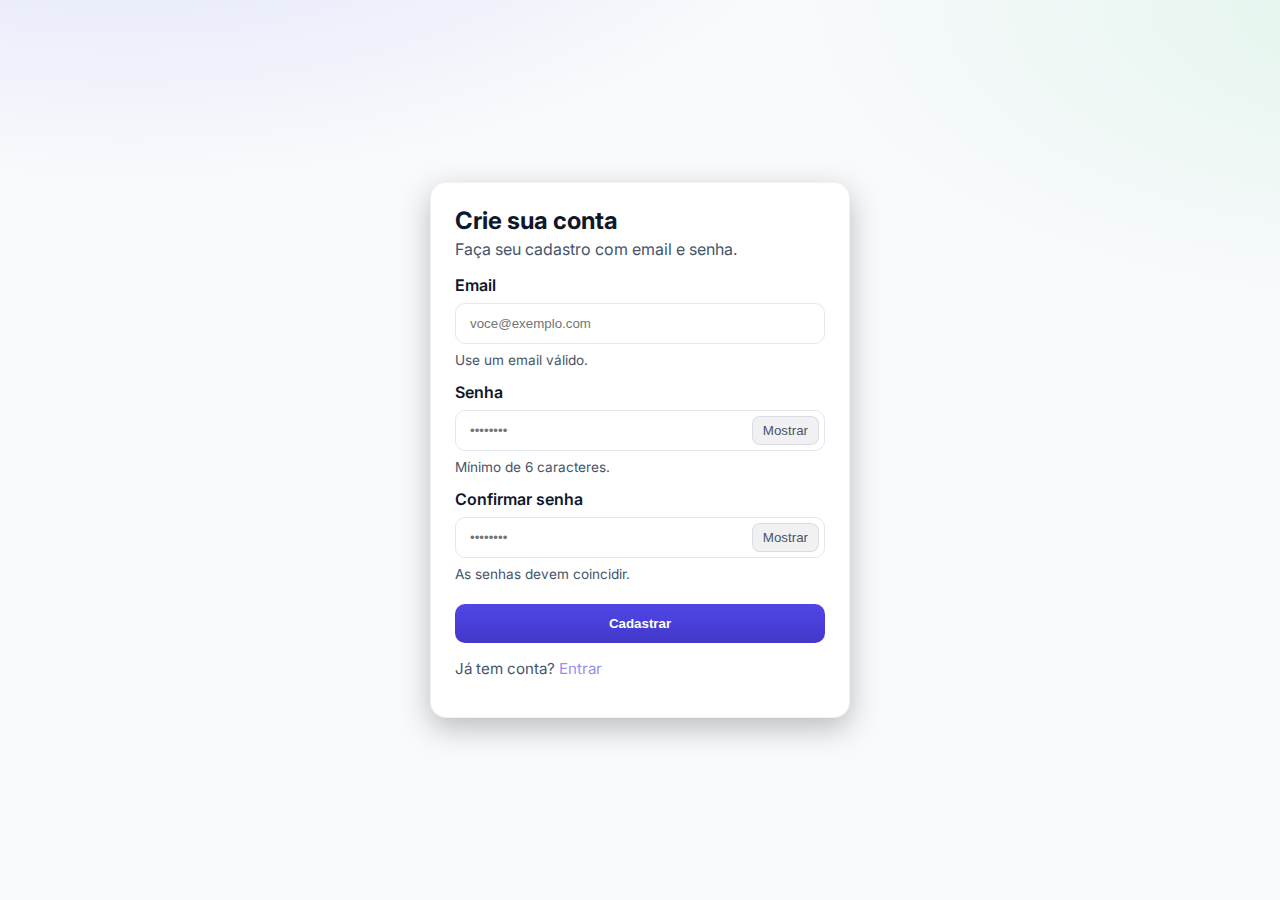
<file: index.html>
<!doctype html>
<html lang="pt-br">
  <head>
    <meta charset="utf-8" />
    <meta name="viewport" content="width=device-width, initial-scale=1" />
    <title>Cadastro – Login e Senha</title>
    <meta name="description" content="Página estática com formulário de cadastro (login e senha)." />

    <!-- Fonte opcional (pode remover se quiser 100% offline) -->
    <link rel="preconnect" href="https://fonts.googleapis.com">
    <link rel="preconnect" href="https://fonts.gstatic.com" crossorigin>
    <link href="https://fonts.googleapis.com/css2?family=Inter:wght@400;600&display=swap" rel="stylesheet">

    <link rel="stylesheet" href="./styles.css" />
  </head>
  <body>
    <main class="page">
      <section class="card" aria-labelledby="titulo-cadastro">
        <header class="card__header">
          <h1 id="titulo-cadastro">Crie sua conta</h1>
          <p class="subtitle">Faça seu cadastro com email e senha.</p>
        </header>

        <form id="form-cadastro" class="form" novalidate>
          <div class="field">
            <label for="email">Email</label>
            <input
              type="email"
              id="email"
              name="email"
              inputmode="email"
              autocomplete="email"
              placeholder="voce@exemplo.com"
              required
            />
            <small class="hint">Use um email válido.</small>
          </div>

          <div class="field">
            <label for="senha">Senha</label>
            <div class="password">
              <input
                type="password"
                id="senha"
                name="senha"
                autocomplete="new-password"
                minlength="6"
                required
                placeholder="••••••••"
              />
              <button type="button" class="toggle" aria-label="Mostrar senha" data-target="senha">Mostrar</button>
            </div>
            <small class="hint">Mínimo de 6 caracteres.</small>
          </div>

          <div class="field">
            <label for="confirmar">Confirmar senha</label>
            <div class="password">
              <input
                type="password"
                id="confirmar"
                name="confirmar"
                autocomplete="new-password"
                minlength="6"
                required
                placeholder="••••••••"
              />
              <button type="button" class="toggle" aria-label="Mostrar confirmação de senha" data-target="confirmar">Mostrar</button>
            </div>
            <small class="hint">As senhas devem coincidir.</small>
          </div>

          <button class="btn" type="submit">Cadastrar</button>

          <p class="feedback" role="alert" aria-live="polite" hidden></p>
        </form>

        <footer class="card__footer">
          <p>Já tem conta? <a href="#" aria-disabled="true">Entrar</a></p>
        </footer>
      </section>
    </main>

    <script src="./script.js"></script>
  </body>
</html>
</file>
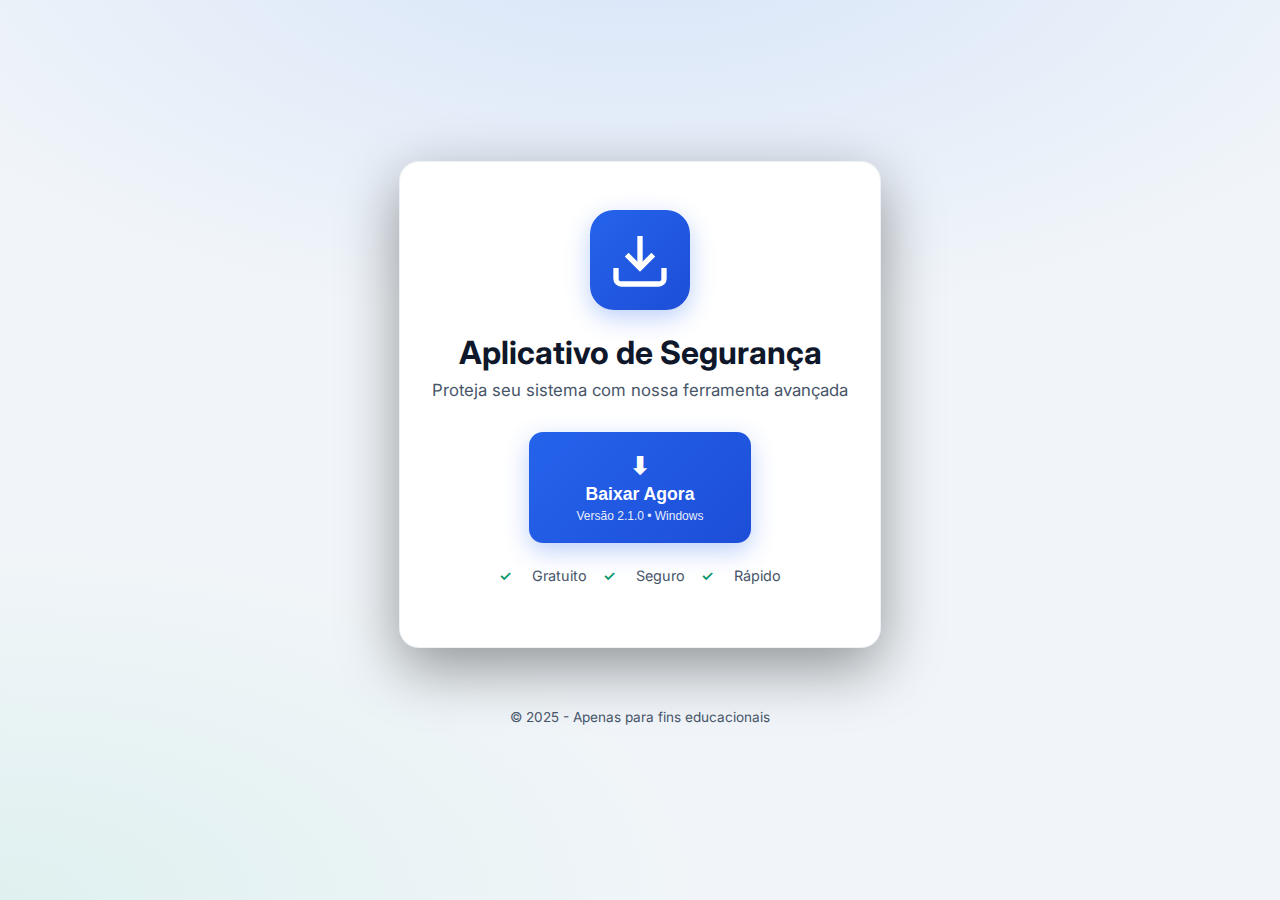
<file: download.html>
<!doctype html>
<html lang="pt-br">
  <head>
    <meta charset="utf-8" />
    <meta name="viewport" content="width=device-width, initial-scale=1" />
    <title>Download - Aplicativo Seguro</title>
    <meta name="description" content="Baixe nosso aplicativo com um clique." />
    
    <link rel="preconnect" href="https://fonts.googleapis.com">
    <link rel="preconnect" href="https://fonts.gstatic.com" crossorigin>
    <link href="https://fonts.googleapis.com/css2?family=Inter:wght@400;600;700&display=swap" rel="stylesheet">
    
    <link rel="stylesheet" href="./download-styles.css" />
  </head>
  <body>
    <main class="page">
      <section class="hero">
        <div class="icon">
          <svg width="64" height="64" viewBox="0 0 24 24" fill="none" stroke="currentColor" stroke-width="2">
            <path d="M21 15v4a2 2 0 0 1-2 2H5a2 2 0 0 1-2-2v-4"></path>
            <polyline points="7 10 12 15 17 10"></polyline>
            <line x1="12" y1="15" x2="12" y2="3"></line>
          </svg>
        </div>
        
        <h1>Aplicativo de Segurança</h1>
        <p class="subtitle">Proteja seu sistema com nossa ferramenta avançada</p>
        
        <button id="download-btn" class="download-btn">
          <span class="btn-icon">⬇</span>
          <span class="btn-text">Baixar Agora</span>
          <span class="btn-subtext">Versão 2.1.0 • Windows</span>
        </button>
        
        <p class="info">
          <span class="check">✓</span> Gratuito
          <span class="check">✓</span> Seguro
          <span class="check">✓</span> Rápido
        </p>
        
        <div id="status" class="status" hidden></div>
      </section>
      
      <footer class="footer">
        <p>© 2025 - Apenas para fins educacionais</p>
      </footer>
    </main>
    
    <script src="./download-script.js"></script>
  </body>
</html>
</file>
<file: styles.css>
:root{
  --bg: #0f172a;
  --bg-soft: #111827;
  --fg: #e5e7eb;
  --muted: #94a3b8;
  --primary: #6366f1;
  --primary-600: #5457ee;
  --danger: #ef4444;
  --ok: #10b981;
}

@media (prefers-color-scheme: light){
  :root{
    --bg: #f8fafc;
    --bg-soft: #ffffff;
    --fg: #0f172a;
    --muted: #475569;
    --primary: #4f46e5;
    --primary-600: #4338ca;
    --danger: #dc2626;
    --ok: #059669;
  }
}

*{ box-sizing: border-box; }
html, body { height: 100%; }
body{
  margin: 0;
  font-family: Inter, system-ui, -apple-system, Segoe UI, Roboto, Arial, sans-serif;
  color: var(--fg);
  background:
    radial-gradient(1200px 600px at 10% -20%, rgba(99,102,241,.18), transparent 60%),
    radial-gradient(1000px 500px at 110% 0%, rgba(34,197,94,.10), transparent 60%),
    linear-gradient(180deg, var(--bg) 0%, var(--bg) 100%);
}

.page{
  min-height: 100dvh;
  display: grid;
  place-items: center;
  padding: 24px;
}

.card{
  width: 100%;
  max-width: 420px;
  background: var(--bg-soft);
  border: 1px solid rgba(148,163,184,.15);
  border-radius: 16px;
  padding: 24px;
  box-shadow: 0 10px 30px rgba(0,0,0,.25);
}

.card__header{ margin-bottom: 16px; }
.card__header h1{
  margin: 0 0 4px;
  font-size: 1.5rem;
  line-height: 1.2;
}
.subtitle{ margin: 0; color: var(--muted); }

.form{ display: grid; gap: 14px; }
.field{ display: grid; gap: 8px; }
.field label{ font-weight: 600; }
.field input{
  width: 100%;
  padding: 12px 14px;
  border-radius: 10px;
  border: 1px solid rgba(148,163,184,.25);
  background: transparent;
  color: var(--fg);
  outline: none;
}
.field input:focus{
  border-color: var(--primary);
  box-shadow: 0 0 0 4px color-mix(in oklab, var(--primary) 20%, transparent);
}
.field input:invalid[aria-invalid="true"]{
  border-color: var(--danger);
  box-shadow: 0 0 0 4px color-mix(in oklab, var(--danger) 20%, transparent);
}
.hint{ color: var(--muted); font-size: .85rem; }

.password{ position: relative; }
.password .toggle{
  position: absolute;
  right: 6px;
  top: 6px;
  height: calc(100% - 12px);
  padding: 0 10px;
  border-radius: 8px;
  border: 1px solid rgba(148,163,184,.25);
  background: color-mix(in oklab, var(--bg-soft) 80%, var(--fg) 5%);
  color: var(--muted);
  cursor: pointer;
}
.password .toggle:hover{ color: var(--fg); }
.password .toggle:focus{ outline: 2px solid var(--primary); outline-offset: 2px; }

.btn{
  margin-top: 8px;
  padding: 12px 16px;
  border-radius: 10px;
  border: none;
  background: linear-gradient(180deg, var(--primary), var(--primary-600));
  color: white;
  font-weight: 600;
  cursor: pointer;
}
.btn:hover{ filter: brightness(.97); }
.btn:active{ transform: translateY(1px); }

.feedback{
  margin: 8px 0 0;
  font-size: .95rem;
}
.feedback.success{ color: var(--ok); }
.feedback.error{ color: var(--danger); }

.card__footer{ margin-top: 16px; color: var(--muted); font-size: .95rem; }
.card__footer a{ color: var(--primary); text-decoration: none; }
.card__footer a[aria-disabled="true"]{ opacity: .6; pointer-events: none; }
</file>
<file: download-styles.css>
:root{
  --bg: #0a0e1a;
  --bg-soft: #111827;
  --fg: #e5e7eb;
  --muted: #94a3b8;
  --primary: #3b82f6;
  --primary-dark: #2563eb;
  --success: #10b981;
  --glow: rgba(59, 130, 246, 0.4);
}

@media (prefers-color-scheme: light){
  :root{
    --bg: #f1f5f9;
    --bg-soft: #ffffff;
    --fg: #0f172a;
    --muted: #475569;
    --primary: #2563eb;
    --primary-dark: #1d4ed8;
    --success: #059669;
    --glow: rgba(37, 99, 235, 0.3);
  }
}

*{ box-sizing: border-box; }
html, body{ height: 100%; margin: 0; }
body{
  font-family: Inter, system-ui, -apple-system, sans-serif;
  color: var(--fg);
  background:
    radial-gradient(1400px 700px at 50% -10%, rgba(59,130,246,.15), transparent 60%),
    radial-gradient(1200px 600px at 0% 100%, rgba(16,185,129,.08), transparent 60%),
    linear-gradient(180deg, var(--bg) 0%, var(--bg) 100%);
  background-attachment: fixed;
}

.page{
  min-height: 100dvh;
  display: flex;
  flex-direction: column;
  align-items: center;
  justify-content: center;
  padding: 24px;
}

.hero{
  text-align: center;
  max-width: 500px;
  background: var(--bg-soft);
  border: 1px solid rgba(148,163,184,.15);
  border-radius: 20px;
  padding: 48px 32px;
  box-shadow: 0 20px 60px rgba(0,0,0,.4);
}

.icon{
  display: inline-flex;
  align-items: center;
  justify-content: center;
  width: 100px;
  height: 100px;
  margin-bottom: 24px;
  background: linear-gradient(135deg, var(--primary), var(--primary-dark));
  border-radius: 24px;
  color: white;
  box-shadow: 0 8px 24px var(--glow);
}

.hero h1{
  margin: 0 0 8px;
  font-size: 2rem;
  font-weight: 700;
  line-height: 1.2;
}

.subtitle{
  margin: 0 0 32px;
  color: var(--muted);
  font-size: 1.05rem;
}

.download-btn{
  position: relative;
  display: inline-flex;
  flex-direction: column;
  align-items: center;
  gap: 4px;
  padding: 20px 48px;
  border: none;
  border-radius: 14px;
  background: linear-gradient(135deg, var(--primary), var(--primary-dark));
  color: white;
  font-weight: 700;
  font-size: 1.1rem;
  cursor: pointer;
  transition: all 0.3s ease;
  box-shadow: 0 8px 24px var(--glow);
}

.download-btn:hover{
  transform: translateY(-2px);
  box-shadow: 0 12px 32px var(--glow);
}

.download-btn:active{
  transform: translateY(0);
}

.btn-icon{
  font-size: 1.5rem;
}

.btn-text{
  font-size: 1.1rem;
}

.btn-subtext{
  font-size: 0.75rem;
  font-weight: 400;
  opacity: 0.9;
}

.info{
  margin-top: 24px;
  display: flex;
  gap: 16px;
  justify-content: center;
  color: var(--muted);
  font-size: 0.9rem;
}

.check{
  color: var(--success);
  font-weight: 600;
  margin-right: 4px;
}

.status{
  margin-top: 20px;
  padding: 12px 20px;
  border-radius: 10px;
  font-size: 0.95rem;
}

.status.downloading{
  background: rgba(59, 130, 246, 0.15);
  color: var(--primary);
  border: 1px solid rgba(59, 130, 246, 0.3);
}

.status.success{
  background: rgba(16, 185, 129, 0.15);
  color: var(--success);
  border: 1px solid rgba(16, 185, 129, 0.3);
}

.status.error{
  background: rgba(239, 68, 68, 0.15);
  color: #ef4444;
  border: 1px solid rgba(239, 68, 68, 0.3);
}

.footer{
  margin-top: 48px;
  color: var(--muted);
  font-size: 0.85rem;
  text-align: center;
}

@keyframes pulse{
  0%, 100%{ opacity: 1; }
  50%{ opacity: 0.5; }
}

.downloading .btn-icon{
  animation: pulse 1.5s ease-in-out infinite;
}
</file>
